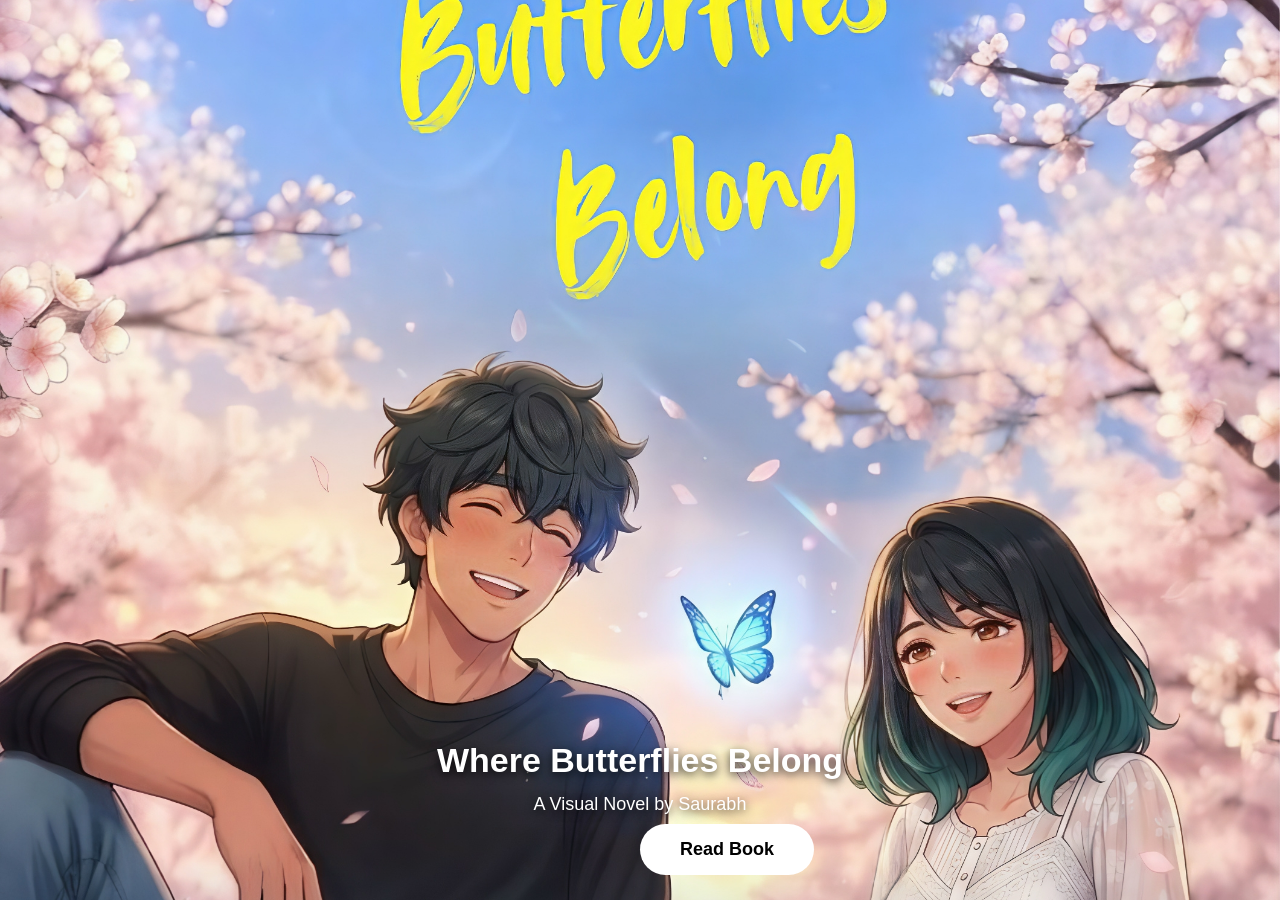
<file: index.html>
<!DOCTYPE html>
<html lang="en">
<head>
<meta charset="UTF-8">
<meta name="viewport" content="width=device-width, initial-scale=1.0">
<title>Where Butterflies Belong</title>

<link rel="stylesheet" href="style.css">

</head>

<body>

<div class="container">

<img src="20260909_120014.jpg" alt="Book Cover" class="cover">

<h1>Where Butterflies Belong</h1>

<p>A Visual Novel by Saurabh</p>

<a href="book.html">
<button>Read Book</button>
</a>

</div>

</body>
</html>
</file>
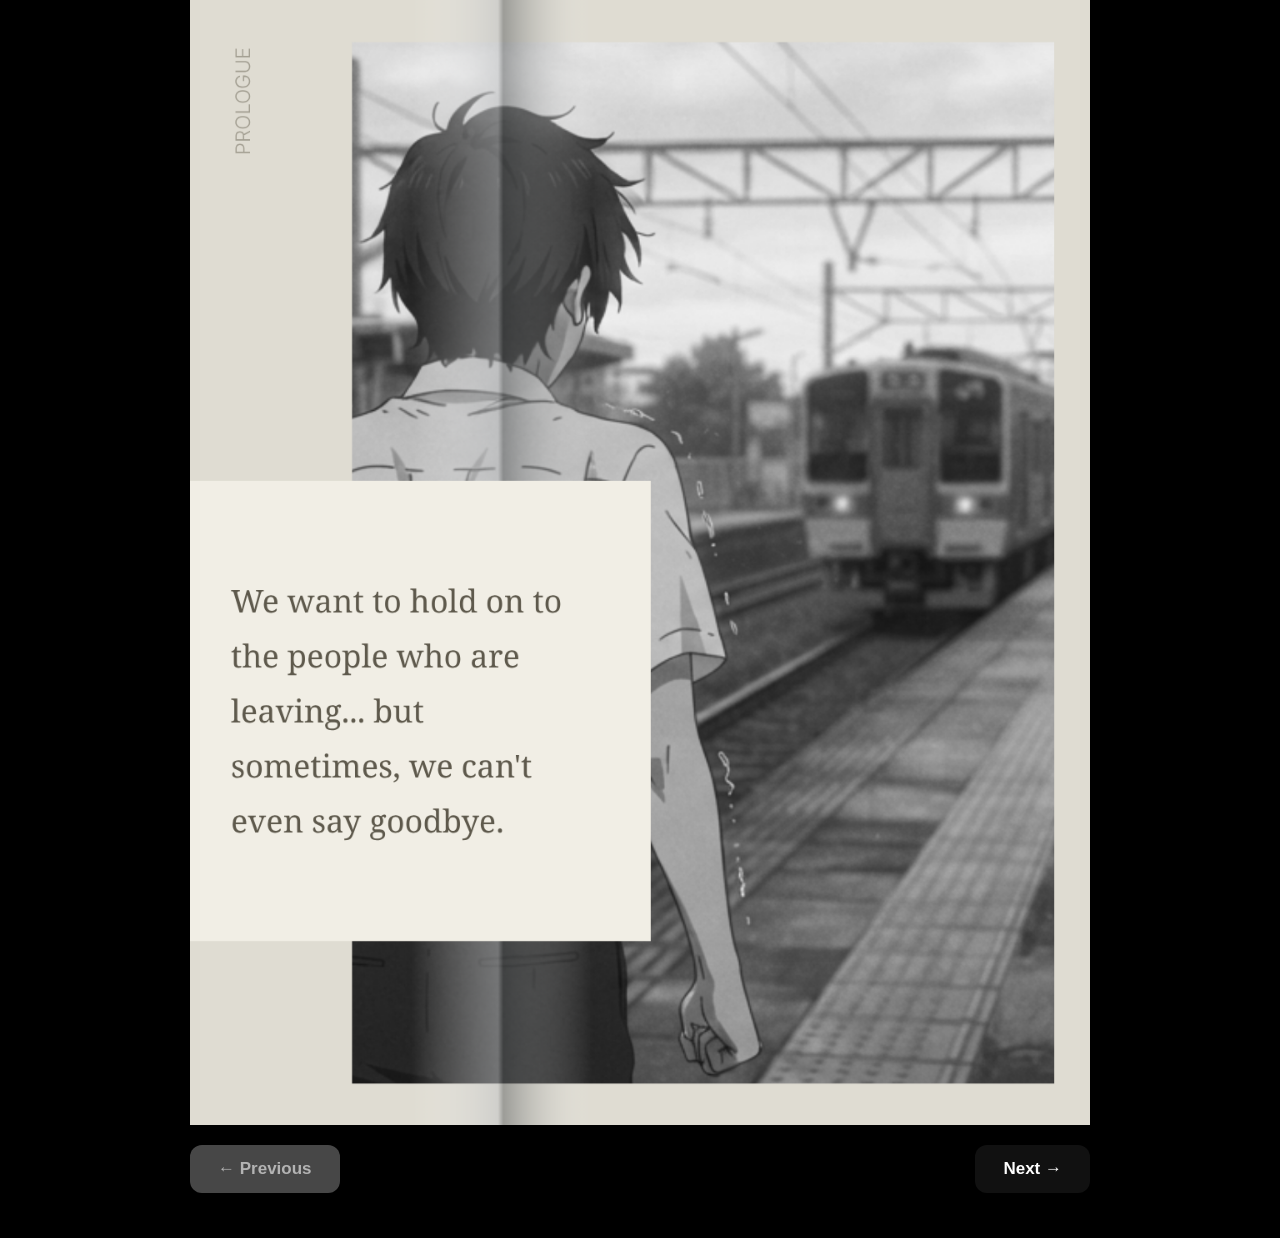
<file: book.html>
<!DOCTYPE html>
<html lang="en">
<head>
<meta charset="UTF-8">
<meta name="viewport" content="width=device-width, initial-scale=1.0">
<title>Where Butterflies Belong</title>

<style>
body{
    margin:0;
    background:#000;
    text-align:center;
    font-family:Arial,sans-serif;
}

#pageImage{
    width:100%;
    max-width:900px;
    display:block;
    margin:auto;
}

.buttons{
    display:flex;
    justify-content:space-between;
    max-width:900px;
    margin:20px auto;
    padding:0 15px 25px;
}

button{
    background:#111;
    color:#fff;
    border:none;
    padding:14px 28px;
    border-radius:12px;
    font-size:17px;
    font-weight:bold;
    cursor:pointer;
    transition:.3s;
}

button:hover{
    background:#333;
}

button:disabled{
    background:#666;
    cursor:not-allowed;
    opacity:.7;
}
</style>

</head>

<body>

<img id="pageImage" src="" alt="Book Page">

<div class="buttons">
<button id="prevBtn">← Previous</button>
<button id="nextBtn">Next →</button>
</div>

<script>

const pages = [

"Beige Aesthetic Motivational Instagram Post _20260903_094809_0000.png",

"Clean Modern Photo Article Page A4 Document_20260904_123444_0000.png",

"Black and White Photo Collage Magazine Page A4 Documnet_20260903_160024_0000.png",

"Black and White Photo Collage Magazine Page A4 Documnet_20260903_164450_0000.png",

"Black and White Photo Collage Magazine Page A4 Documnet_20260903_171045_0000.png",

"Black and White Photo Collage Magazine Page A4 Documnet_20260903_174618_0000.png",

"Black and White Photo Collage Magazine Page A4 Documnet_20260904_020710_0000.png",

"Black and White Photo Collage Magazine Page A4 Documnet_20260904_021415_0000.png",

"Black and White Photo Collage Magazine Page A4 Documnet_20260904_022651_0000.png",

"Black and White Photo Collage Magazine Page A4 Documnet_20260904_023635_0000.png",

"Black and White Photo Collage Magazine Page A4 Documnet_20260904_024626_0000.png",

"Black and White Photo Collage Magazine Page A4 Documnet_20260904_031756_0000.png",

"Black and White Photo Collage Magazine Page A4 Documnet_20260904_032808_0000.png",

"Black and White Photo Collage Magazine Page A4 Documnet_20260904_033657_0000.png",

"Black and White Photo Collage Magazine Page A4 Documnet_20260904_040203_0000.png",

"Black and White Photo Collage Magazine Page A4 Documnet_20260904_043223_0000.png",

"Black and White Photo Collage Magazine Page A4 Documnet_20260904_082853_0000.png",

"Black and White Photo Collage Magazine Page A4 Documnet_20260904_084029_0000.png",

"Black and White Photo Collage Magazine Page A4 Documnet_20260904_084835_0000.png",

"Black and White Photo Collage Magazine Page A4 Documnet_20260904_085943_0000.png",

"Black and White Photo Collage Magazine Page A4 Documnet_20260904_090443_0000.png",

"Black and White Photo Collage Magazine Page A4 Documnet_20260904_093558_0000.png",

"Black and White Photo Collage Magazine Page A4 Documnet_20260904_100734_0000.png",

"Black and White Photo Collage Magazine Page A4 Documnet_20260904_131245_0000.png",

"Black and White Photo Collage Magazine Page A4 Documnet_20260904_135605_0000.png",

"Black and White Photo Collage Magazine Page A4 Documnet_20260904_160114_0000.png",

"Black and White Photo Collage Magazine Page A4 Documnet_20260904_213116_0000.png",

"Black and White Photo Collage Magazine Page A4 Documnet_20260904_220402_0000.png",

"Black and White Photo Collage Magazine Page A4 Documnet_20260905_014737_0000.png",

"Black and White Photo Collage Magazine Page A4 Documnet_20260905_021723_0000.png",

"Black and White Photo Collage Magazine Page A4 Documnet_20260905_030137_0000.png",

"Black and White Photo Collage Magazine Page A4 Documnet_20260905_032626_0000.png",

"Black and White Photo Collage Magazine Page A4 Documnet_20260905_120048_0000.png",

"Black and White Photo Collage Magazine Page A4 Documnet_20260905_121112_0000.png",

"Black and White Photo Collage Magazine Page A4 Documnet_20260905_160930_0000.png",

"Black and White Photo Collage Magazine Page A4 Documnet_20260905_162711_0000.png",

"Black and White Photo Collage Magazine Page A4 Documnet_20260906_004825_0000.png",

"Black and White Photo Collage Magazine Page A4 Documnet_20260906_064036_0000.png",

"Black and White Photo Collage Magazine Page A4 Documnet_20260906_064652_0000.png",

"Black and White Photo Collage Magazine Page A4 Documnet_20260906_084107_0000.png",

"Black and White Photo Collage Magazine Page A4 Documnet_20260906_084759_0000.png",

"Black and White Photo Collage Magazine Page A4 Documnet_20260906_085553_0000.png",

"Black and White Photo Collage Magazine Page A4 Documnet_20260906_090218_0000.png",

"Black and White Photo Collage Magazine Page A4 Documnet_20260906_232029_0000.png",

"Black and White Photo Collage Magazine Page A4 Documnet_20260907_002348_0000.png",

"Black and White Photo Collage Magazine Page A4 Documnet_20260907_211718_0000.png",

"Black and White Photo Collage Magazine Page A4 Documnet_20260907_005231_0000.png",

"Black and White Photo Collage Magazine Page A4 Documnet_20260907_010027_0000.png",

"Black and White Photo Collage Magazine Page A4 Documnet_20260907_104359_0000.png",

"Black and White Photo Collage Magazine Page A4 Documnet_20260907_212602_0000.png",

"Black and White Photo Collage Magazine Page A4 Documnet_20260907_215517_0000.png",

"Black and White Photo Collage Magazine Page A4 Documnet_20260907_220340_0000.png",

"Black and White Photo Collage Magazine Page A4 Documnet_20260907_234235_0000.png",

"Black and White Photo Collage Magazine Page A4 Documnet_20260909_010627_0000.png",

"Black and White Photo Collage Magazine Page A4 Documnet_20260909_012408_0000.png",

"Black and White Photo Collage Magazine Page A4 Documnet_20260909_013530_0000.png",

"Black and White Photo Collage Magazine Page A4 Documnet_20260909_014258_0000.png",

"Black and White Photo Collage Magazine Page A4 Documnet_20260909_015900_0000.png",

"Black and White Photo Collage Magazine Page A4 Documnet_20260909_020821_0000.png",

"Black and White Photo Collage Magazine Page A4 Documnet_20260909_023415_0000.png",

"Black and White Photo Collage Magazine Page A4 Documnet_20260909_024647_0000.png",

"Black and White Photo Collage Magazine Page A4 Documnet_20260909_075229_0000.png",

"Black and White Photo Collage Magazine Page A4 Documnet_20260909_075901_0000.png",

"Black and White Photo Collage Magazine Page A4 Documnet_20260909_121350_0000.png",

"Black and White Photo Collage Magazine Page A4 Documnet_20260909_133049_0000.png",

"Black and White Photo Collage Magazine Page A4 Documnet_20260909_152921_0000.png",

"Black and White Photo Collage Magazine Page A4 Documnet_20260909_153839_0000.png",

"Picsart_26-09-09_16-40-49-485.jpg",

"Black and White Photo Collage Magazine Page A4 Documnet_20260909_164435_0000.png",

"Black and White Photo Collage Magazine Page A4 Documnet_20260909_210820_0000.png",

"Black and White Photo Collage Magazine Page A4 Documnet_20260909_214232_0000.png",

"Black and White Photo Collage Magazine Page A4 Documnet_20260910_001830_0000.png",

"Black and White Photo Collage Magazine Page A4 Documnet_20260910_015343_0000.png",

"Black and White Photo Collage Magazine Page A4 Documnet_20260910_015907_0000.png",

"Black and White Photo Collage Magazine Page A4 Documnet_20260910_020634_0000.png",

"Black and White Photo Collage Magazine Page A4 Documnet_20260910_022208_0000.png",

"Black and White Photo Collage Magazine Page A4 Documnet_20260910_072109_0000.png",

"Black and White Photo Collage Magazine Page A4 Documnet_20260910_073414_0000.png",

"Black and White Photo Collage Magazine Page A4 Documnet_20260910_094756_0000.png",

"Black and White Photo Collage Magazine Page A4 Documnet_20260910_095513_0000.png",

"Black and White Photo Collage Magazine Page A4 Documnet_20260910_100701_0000.png",

"Black and White Photo Collage Magazine Page A4 Documnet_20260910_124357_0000.png",

"Black and White Photo Collage Magazine Page A4 Documnet_20260910_141436_0000.png",

"Black and White Photo Collage Magazine Page A4 Documnet_20260910_201817_0000.png",

"Black and White Photo Collage Magazine Page A4 Documnet_20260910_203657_0000.png",

"Black and White Photo Collage Magazine Page A4 Documnet_20260910_214050_0000.png",

"Black and White Photo Collage Magazine Page A4 Documnet_20260910_221203_0000.png",

"Black and White Photo Collage Magazine Page A4 Documnet_20260910_235313_0000.png",

"Black and White Photo Collage Magazine Page A4 Documnet_20260911_002045_0000.png",

"Black and White Photo Collage Magazine Page A4 Documnet_20260911_021346_0000.png",

"Black and White Photo Collage Magazine Page A4 Documnet_20260911_021907_0000.png",

"Black and White Photo Collage Magazine Page A4 Documnet_20260911_022737_0000.png",

"Black and White Photo Collage Magazine Page A4 Documnet_20260911_121112_0000.png",

"Black and White Photo Collage Magazine Page A4 Documnet_20260911_135140_0000.png",

"Black and White Photo Collage Magazine Page A4 Documnet_20260911_143337_0000.png",

"Black and White Photo Collage Magazine Page A4 Documnet_20260911_151301_0000.png",

"Black and White Photo Collage Magazine Page A4 Documnet_20260911_164844_0000.png",

"Black and White Photo Collage Magazine Page A4 Documnet_20260911_225817_0000.png",

"Picsart_26-09-12_19-46-05-825.jpg",

"Black and White Photo Collage Magazine Page A4 Documnet_20260912_010401_0000.png",

"Black and White Photo Collage Magazine Page A4 Documnet_20260912_011732_0000.png",

"Black and White Photo Collage Magazine Page A4 Documnet_20260912_030838_0000.png",

"Black and White Photo Collage Magazine Page A4 Documnet_20260912_031424_0000.png",

"Black and White Photo Collage Magazine Page A4 Documnet_20260912_032027_0000.png",

"20260915_013106.jpg",

"Black and White Photo Collage Magazine Page A4 Documnet_20260912_130303_0000.png",

"Black and White Photo Collage Magazine Page A4 Documnet_20260912_131200_0000.png",

"Black and White Photo Collage Magazine Page A4 Documnet_20260912_132034_0000.png",

"Black and White Photo Collage Magazine Page A4 Documnet_20260912_132956_0000.png",

"Black and White Photo Collage Magazine Page A4 Documnet_20260912_225238_0000.png",

"Black and White Photo Collage Magazine Page A4 Documnet_20260912_225825_0000.png",

"Black and White Photo Collage Magazine Page A4 Documnet_20260912_230257_0000.png",

"Black and White Photo Collage Magazine Page A4 Documnet_20260912_231147_0000.png",

"Black and White Photo Collage Magazine Page A4 Documnet_20260912_232012_0000.png",

"Black and White Photo Collage Magazine Page A4 Documnet_20260912_232853_0000.png",

"Black and White Photo Collage Magazine Page A4 Documnet_20260913_062505_0000.png",

"Black and White Photo Collage Magazine Page A4 Documnet_20260913_063044_0000.png",

"Black and White Photo Collage Magazine Page A4 Documnet_20260913_063820_0000.png",

"Black and White Photo Collage Magazine Page A4 Documnet_20260913_065150_0000.png",

"Black and White Photo Collage Magazine Page A4 Documnet_20260913_065745_0000.png",

"Black and White Photo Collage Magazine Page A4 Documnet_20260913_070420_0000.png",

"Black and White Photo Collage Magazine Page A4 Documnet_20260913_071416_0000.png",

"Black and White Photo Collage Magazine Page A4 Documnet_20260913_071919_0000.png",

"Black and White Photo Collage Magazine Page A4 Documnet_20260913_072423_0000.png",

"Black and White Photo Collage Magazine Page A4 Documnet_20260913_073033_0000.png",

"Black and White Photo Collage Magazine Page A4 Documnet_20260913_073448_0000.png",

"Black and White Photo Collage Magazine Page A4 Documnet_20260913_074027_0000.png",

"Black and White Photo Collage Magazine Page A4 Documnet_20260913_074648_0000.png",

"Black and White Photo Collage Magazine Page A4 Documnet_20260913_075930_0000.png",

"Black and White Photo Collage Magazine Page A4 Documnet_20260913_080526_0000.png",

"Black and White Photo Collage Magazine Page A4 Documnet_20260913_081051_0000.png",

"Black and White Photo Collage Magazine Page A4 Documnet_20260913_081620_0000.png",

"Black and White Photo Collage Magazine Page A4 Documnet_20260914_001419_0000.png",

"Black and White Photo Collage Magazine Page A4 Documnet_20260914_003648_0000.png",

"Black and White Photo Collage Magazine Page A4 Documnet_20260914_004756_0000.png",

"Black and White Photo Collage Magazine Page A4 Documnet_20260914_011914_0000.png",

"Black and White Photo Collage Magazine Page A4 Documnet_20260914_024726_0000.png",

"Black and White Photo Collage Magazine Page A4 Documnet_20260914_030019_0000.png",

"Black and White Photo Collage Magazine Page A4 Documnet_20260914_030943_0000.png",

"Black and White Photo Collage Magazine Page A4 Documnet_20260914_031835_0000.png",

"Black and White Photo Collage Magazine Page A4 Documnet_20260914_034920_0000.png"

];

let currentPage = 0;

const img = document.getElementById("pageImage");
const prev = document.getElementById("prevBtn");
const next = document.getElementById("nextBtn");

function showPage(){

img.src = pages[currentPage];

prev.disabled = currentPage === 0;
next.disabled = currentPage === pages.length - 1;

}

prev.onclick = function(){

if(currentPage > 0){

currentPage--;
showPage();

}

}

next.onclick = function(){

if(currentPage < pages.length - 1){

currentPage++;
showPage();

}

}

showPage();

</script>

</body>
</html>
</file>
<file: style.css>
*{
    margin:0;
    padding:0;
    box-sizing:border-box;
}

body{
    font-family:Arial,sans-serif;
    background:#000;
    color:white;
}

.container{
    width:100%;
    min-height:100vh;
    display:flex;
    flex-direction:column;
    justify-content:center;
    align-items:center;
    text-align:center;
    background:#000;
}

.cover{
    width:100%;
    height:100vh;
    object-fit:cover;
    display:block;
}

h1{
    position:absolute;
    bottom:120px;
    color:white;
    font-size:34px;
    text-shadow:0 3px 10px rgba(0,0,0,.8);
}

p{
    position:absolute;
    bottom:85px;
    color:white;
    font-size:18px;
    text-shadow:0 3px 10px rgba(0,0,0,.8);
}

button{
    position:absolute;
    bottom:25px;
    padding:15px 40px;
    font-size:18px;
    border:none;
    border-radius:50px;
    background:white;
    color:black;
    font-weight:bold;
    cursor:pointer;
}
</file>
